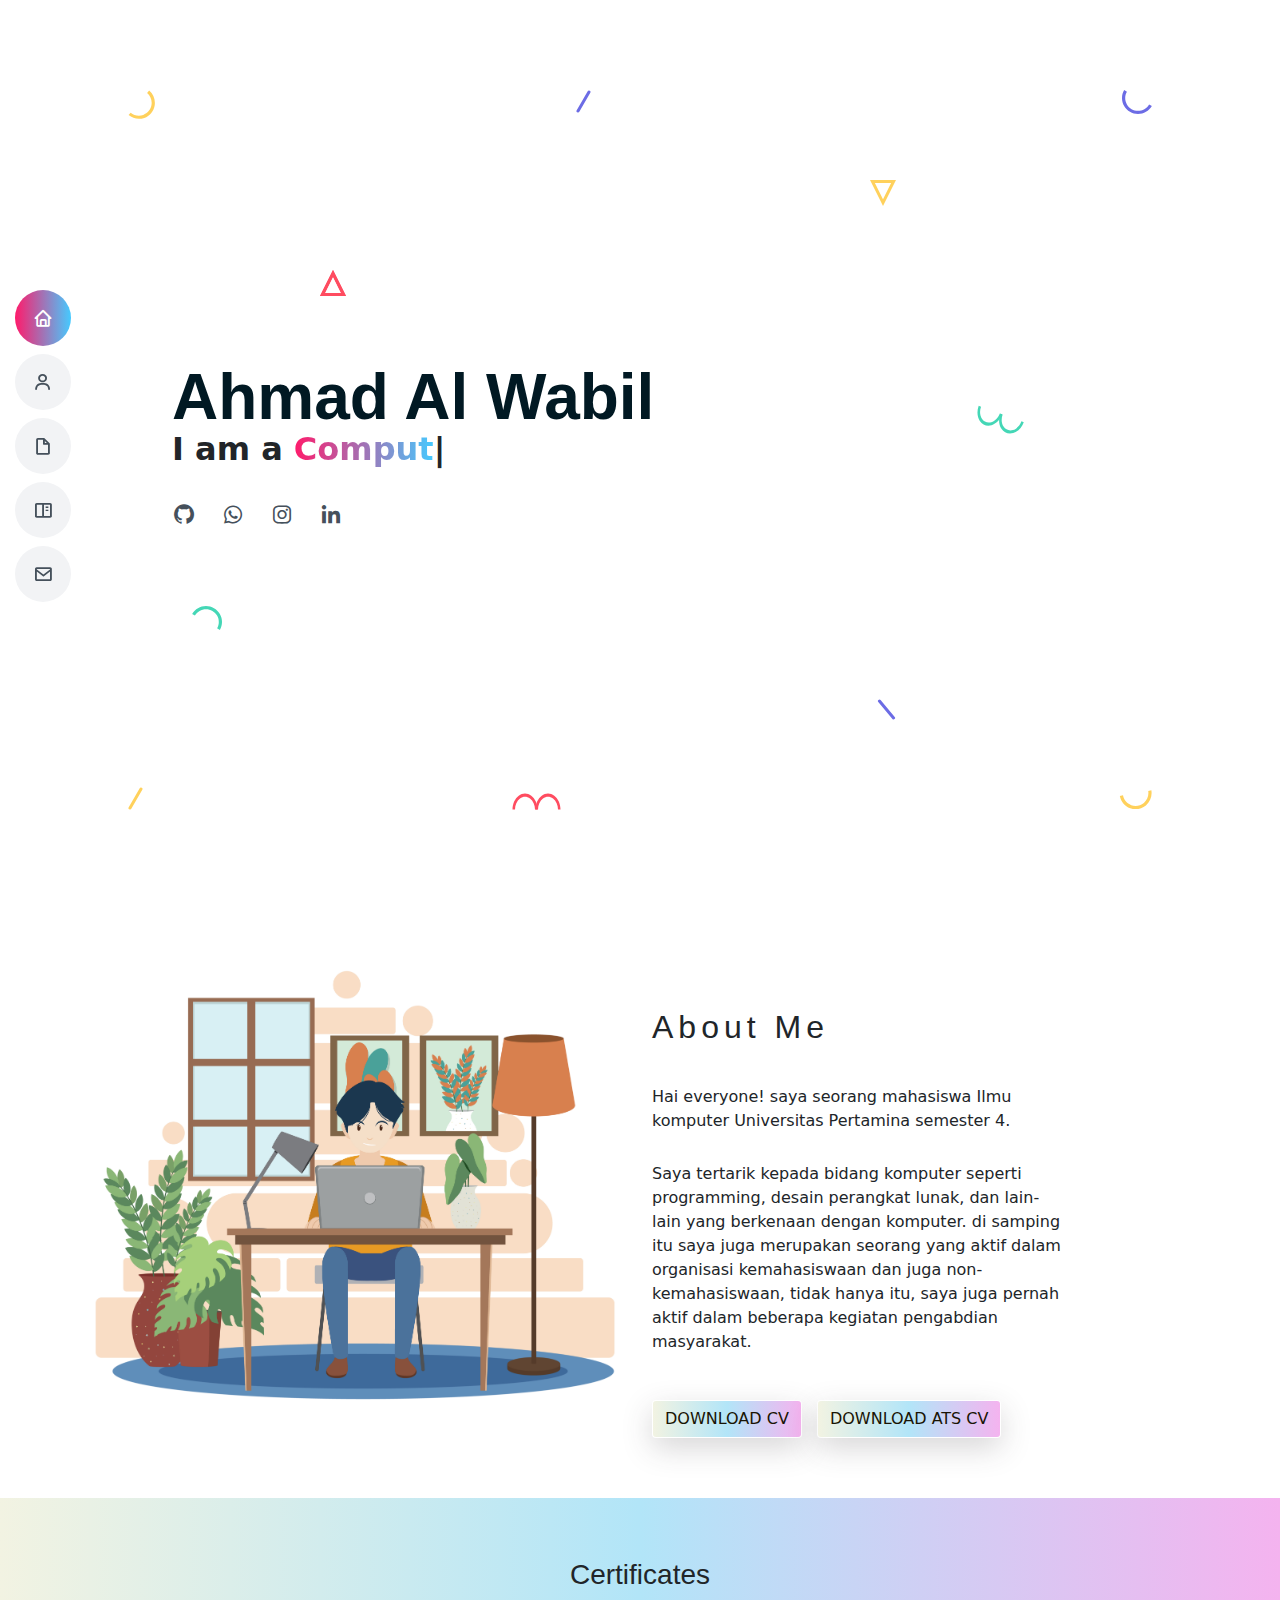
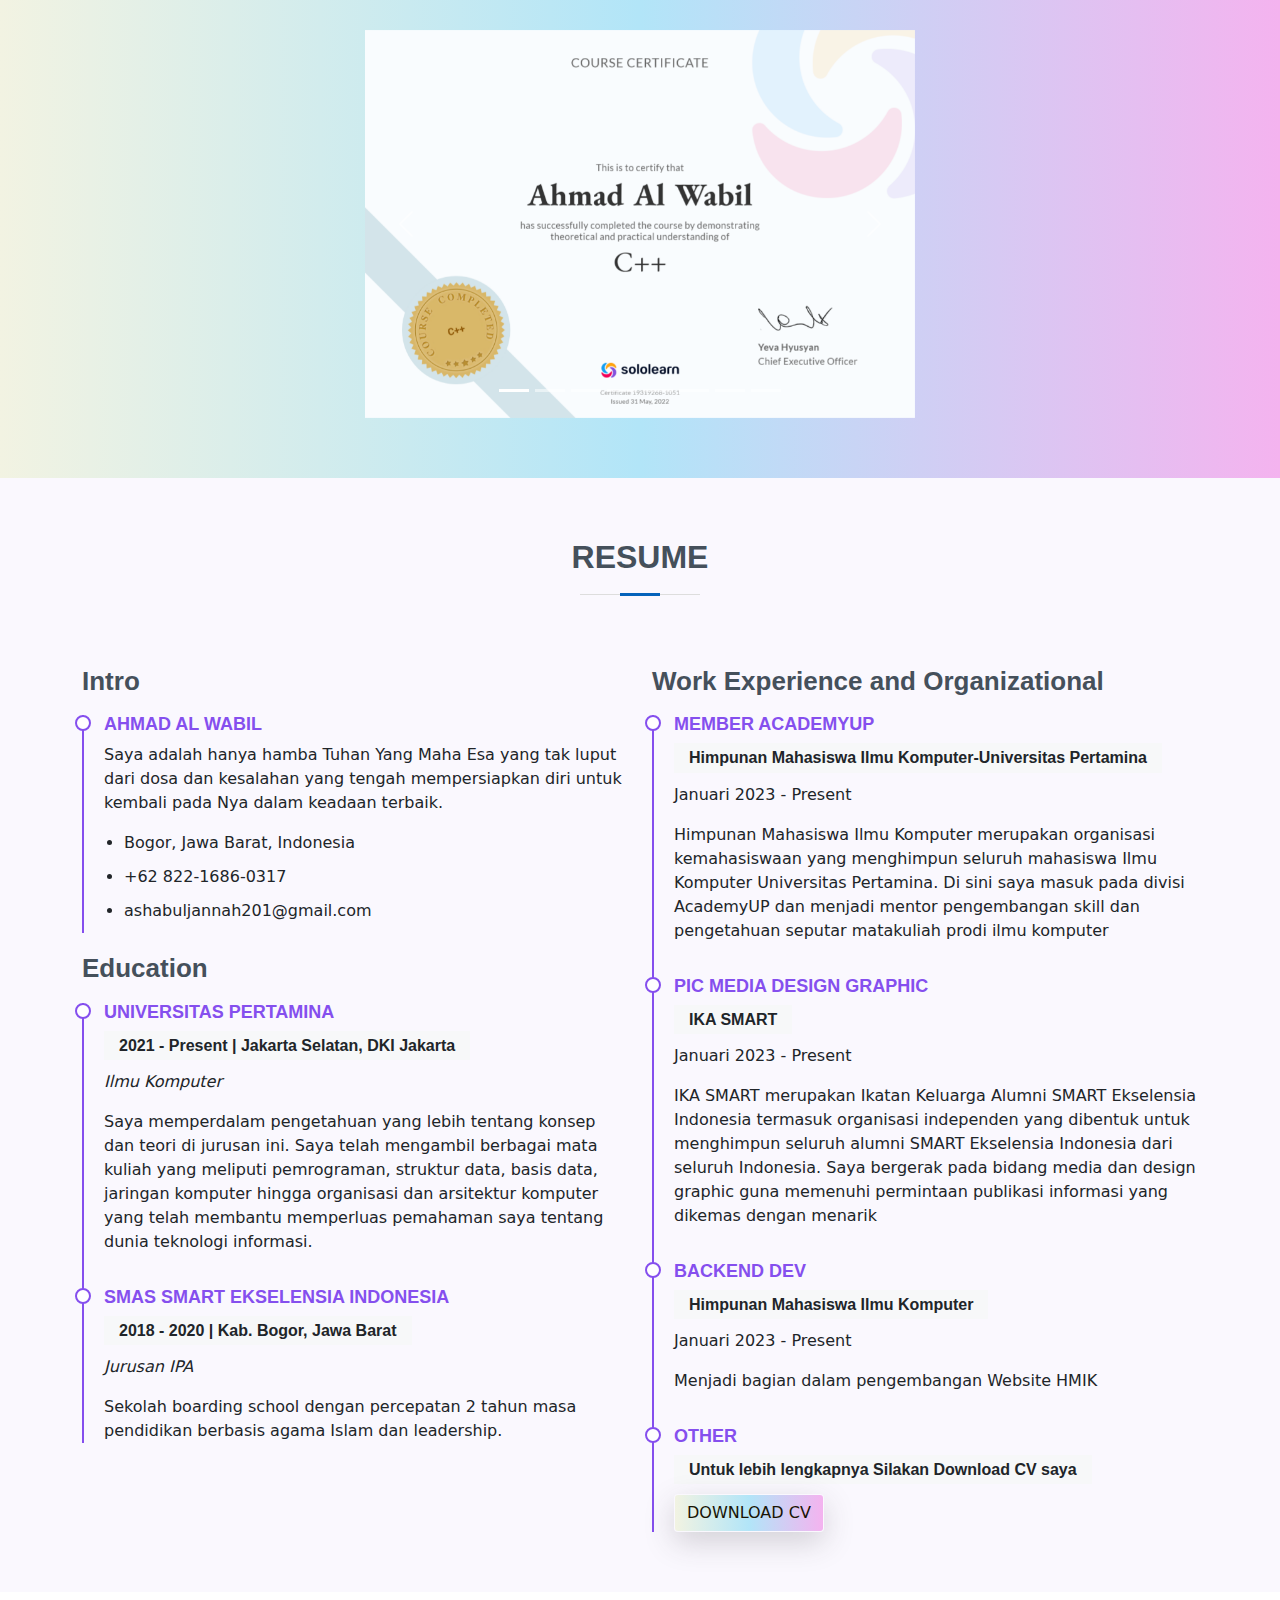
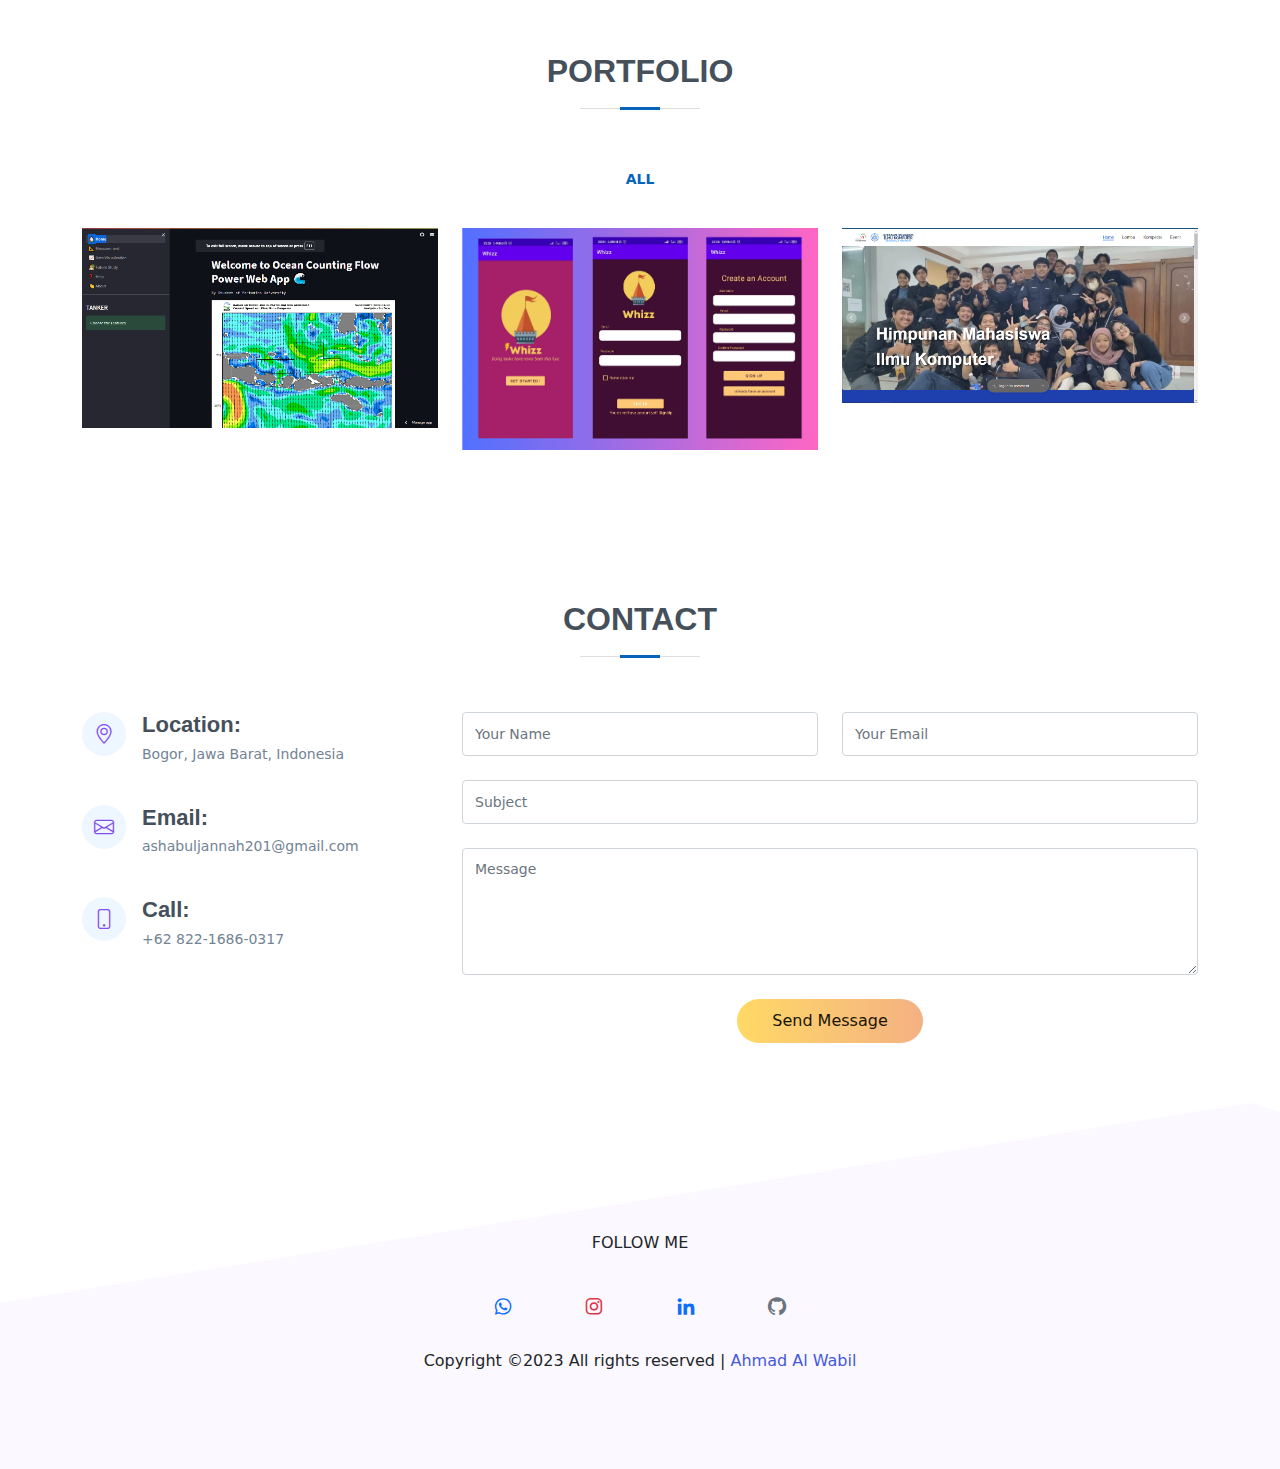
<file: index.html>
<!DOCTYPE html>
<html lang="en">

<head>
  <meta charset="UTF-8">
  <meta http-equiv="X-UA-Compatible" content="IE=edge">
  <meta name="viewport" content="width=device-width, initial-scale=1.0">
  <title>Ahmad Al Wabil</title>
  <link rel="stylesheet" href="assets/vendor/bootstrap/css/bootstrap.min.css">
  <link rel="stylesheet" href="assets/vendor/bootstrap-icons/bootstrap-icons.css">
  <link rel="stylesheet" href="assets/vendor/boxicons/css/boxicons.min.css">

  <link rel="stylesheet" href="assets/css/style.css">
  <link rel="stylesheet" href="assets/css/button.css">

  <!-- Vendor CSS Files -->
  <!-- <link href="assets/vendor/aos/aos.css" rel="stylesheet"> -->
  <link href="assets/vendor/bootstrap/css/bootstrap.min.css" rel="stylesheet"> 
  <link href="assets/vendor/bootstrap-icons/bootstrap-icons.css" rel="stylesheet">
  <link href="assets/vendor/boxicons/css/boxicons.min.css" rel="stylesheet">
  <link href="assets/vendor/glightbox/css/glightbox.min.css" rel="stylesheet">
  <link href="assets/vendor/swiper/swiper-bundle.min.css" rel="stylesheet">

</head>

<body>
  <!-- Preloader -->

  <!-- ======= Mobile nav toggle button ======= -->
  <!-- <button type="button" class="mobile-nav-toggle d-xl-none"><i class="bi bi-list mobile-nav-toggle"></i></button> -->
  <i class="bi bi-list mobile-nav-toggle d-xl-none"></i>
  <header id="header" class="d-flex flex-column justify-content-center">

    <nav id="navbar" class="navbar nav-menu">
      <ul>
        <li><a href="#hero" class="nav-link scrollto active"><i class="bx bx-home"></i> <span>Home</span></a>
        </li>
        <li><a href="#about" class="nav-link scrollto"><i class="bx bx-user"></i> <span>About</span></a></li>
        <li><a href="#resume" class="nav-link scrollto"><i class="bx bx-file-blank"></i>
            <span>Experience</span></a>
        </li>
        <li><a href="#portfolio" class="nav-link scrollto"><i class="bx bx-book-content"></i>
            <span>Portfolio</span></a></li>
        <!-- <li><a href="#services" class="nav-link scrollto"><i class="bx bx-server"></i> <span>Services</span></a> -->
        </li>
        <li><a href="#contact" class="nav-link scrollto"><i class="bx bx-envelope"></i> <span>Contact</span></a>
        </li>
      </ul>
    </nav><!-- .nav-menu -->

  </header><!-- End Header -->

  <!-- ======= Hero Section ======= -->
  <section id="hero" class="d-flex flex-column justify-content-center" >
    <div class="container" data-aos="zoom-in" data-aos-delay="100">

      <h1 style="color:#011923;" >Ahmad Al Wabil</h1>
      <strong style="font-size: 24pt;">I am a <span class="typed" data-typed-items="Computer Science Student, Programmer, Student at Universitas Pertamina" style="background:linear-gradient(90deg, #ff1b6b 0%, #45caff 100%);   -webkit-background-clip: text;
        -webkit-text-fill-color: transparent;
        background-clip: text;
        -text-fill-color: transparent; "></span></strong>
      <div class="social-links">
        <a href="https://github.com/AstvatEreta-Lens" class="github"><i class="bx bxl-github"></i></a>
        <a href="https://wa.me/+6282216860317" class="facebook"><i
            class="bx bxl-whatsapp"></i></a>
        <a href="https://www.instagram.com/ahmad.ululbatli//" class="instagram"><i class="bx bxl-instagram"></i></a>
        <a href="https://www.linkedin.com/in/ahmad-al-wabil-44866a223//" class="linkedin"><i
            class="bx bxl-linkedin"></i></a>
      </div> 

      <div class="parallax" data-relative-input="true">

        <svg width="27" height="29" data-depth="0.3" class="layer p1" xmlns="http://www.w3.org/2000/svg">
          <path
            d="M21.15625.60099c4.37954 3.67487 6.46544 9.40612 5.47254 15.03526-.9929 5.62915-4.91339 10.30141-10.2846 12.25672-5.37122 1.9553-11.3776.89631-15.75715-2.77856l2.05692-2.45134c3.50315 2.93948 8.3087 3.78663 12.60572 2.22284 4.297-1.5638 7.43381-5.30209 8.22768-9.80537.79387-4.50328-.8749-9.08872-4.37803-12.02821L21.15625.60099z"
            fill="#FFD15C" fill-rule="evenodd" />
        </svg>

        <svg width="26" height="26" data-depth="0.2" class="layer p2" xmlns="http://www.w3.org/2000/svg">
          <path d="M13 3.3541L2.42705 24.5h21.1459L13 3.3541z" stroke="#FF4C60" stroke-width="3" fill="none"
            fill-rule="evenodd" />
        </svg>

        <svg width="26" height="26" data-depth="0.2" class="layer p2" xmlns="http://www.w3.org/2000/svg">
          <path d="M13 3.3541L2.42705 24.5h21.1459L13 3.3541z" stroke="#FF4C60" stroke-width="3" fill="none"
            fill-rule="evenodd" />
        </svg>


        <svg width="30" height="25" data-depth="0.3" class="layer p3" xmlns="http://www.w3.org/2000/svg">
          <path
            d="M.1436 8.9282C3.00213 3.97706 8.2841.92763 14.00013.92796c5.71605.00032 10.9981 3.04992 13.85641 8 2.8583 4.95007 2.8584 11.0491-.00014 16.00024l-2.77128-1.6c2.28651-3.96036 2.28631-8.84002.00011-12.8002-2.2862-3.96017-6.5124-6.40017-11.08513-6.4-4.57271.00018-8.79872 2.43984-11.08524 6.4002l-2.77128-1.6z"
            fill="#44D7B6" fill-rule="evenodd" />
        </svg>

        <svg width="15" height="23" data-depth="0.6" class="layer p4" xmlns="http://www.w3.org/2000/svg">
          <rect transform="rotate(30 9.86603 10.13397)" x="7" width="3" height="25" rx="1.5" fill="#FFD15C"
            fill-rule="evenodd" />
        </svg>

        <svg width="15" height="23" data-depth="0.2" class="layer p5" xmlns="http://www.w3.org/2000/svg">
          <rect transform="rotate(30 9.86603 10.13397)" x="7" width="3" height="25" rx="1.5" fill="#6C6CE5"
            fill-rule="evenodd" />
        </svg>

        <svg width="49" height="17" data-depth="0.5" class="layer p6" xmlns="http://www.w3.org/2000/svg">
          <g fill="#FF4C60" fill-rule="evenodd">
            <path
              d="M.5 16.5c0-5.71709 2.3825-10.99895 6.25-13.8567 3.8675-2.85774 8.6325-2.85774 12.5 0C23.1175 5.50106 25.5 10.78292 25.5 16.5H23c0-4.57303-1.90625-8.79884-5-11.08535-3.09375-2.28652-6.90625-2.28652-10 0C4.90625 7.70116 3 11.92697 3 16.5H.5z" />
            <path
              d="M23.5 16.5c0-5.71709 2.3825-10.99895 6.25-13.8567 3.8675-2.85774 8.6325-2.85774 12.5 0C46.1175 5.50106 48.5 10.78292 48.5 16.5H46c0-4.57303-1.90625-8.79884-5-11.08535-3.09375-2.28652-6.90625-2.28652-10 0-3.09375 2.28651-5 6.51232-5 11.08535h-2.5z" />
          </g>
        </svg>

        <svg width="26" height="26" data-depth="0.4" class="layer p7" xmlns="http://www.w3.org/2000/svg">
          <path d="M13 22.6459L2.42705 1.5h21.1459L13 22.6459z" stroke="#FFD15C" stroke-width="3" fill="none"
            fill-rule="evenodd" />
        </svg>

        <svg width="19" height="21" data-depth="0.3" class="layer p8" xmlns="http://www.w3.org/2000/svg">
          <rect transform="rotate(-40 6.25252 10.12626)" x="7" width="3" height="25" rx="1.5" fill="#6C6CE5"
            fill-rule="evenodd" />
        </svg>

        <svg width="30" height="25" data-depth="0.3" data-depth-y="-1.30" class="layer p9"
          xmlns="http://www.w3.org/2000/svg">
          <path
            d="M29.8564 16.0718c-2.85854 4.95114-8.1405 8.00057-13.85654 8.00024-5.71605-.00032-10.9981-3.04992-13.85641-8-2.8583-4.95007-2.8584-11.0491.00014-16.00024l2.77128 1.6c-2.28651 3.96036-2.28631 8.84002-.00011 12.8002 2.2862 3.96017 6.5124 6.40017 11.08513 6.4 4.57271-.00018 8.79872-2.43984 11.08524-6.4002l2.77128 1.6z"
            fill="#6C6CE5" fill-rule="evenodd" />
        </svg>

        <svg width="47" height="29" data-depth="0.2" class="layer p10" xmlns="http://www.w3.org/2000/svg">
          <g fill="#44D7B6" fill-rule="evenodd">
            <path
              d="M46.78878 17.19094c-1.95535 5.3723-6.00068 9.52077-10.61234 10.8834-4.61167 1.36265-9.0893-.26708-11.74616-4.27524-2.65686-4.00817-3.08917-9.78636-1.13381-15.15866l2.34923.85505c-1.56407 4.29724-1.2181 8.92018.90705 12.12693 2.12514 3.20674 5.70772 4.5107 9.39692 3.4202 3.68921-1.0905 6.92581-4.40949 8.48988-8.70673l2.34923.85505z" />
            <path
              d="M25.17585 9.32448c-1.95535 5.3723-6.00068 9.52077-10.61234 10.8834-4.61167 1.36264-9.0893-.26708-11.74616-4.27525C.16049 11.92447-.27182 6.14628 1.68354.77398l2.34923.85505c-1.56407 4.29724-1.2181 8.92018.90705 12.12692 2.12514 3.20675 5.70772 4.5107 9.39692 3.4202 3.68921-1.0905 6.92581-4.40948 8.48988-8.70672l2.34923.85505z" />
          </g>
        </svg>

        <svg width="33" height="20" data-depth="0.5" class="layer p11" xmlns="http://www.w3.org/2000/svg">
          <path
            d="M32.36774.34317c.99276 5.63023-1.09332 11.3614-5.47227 15.03536-4.37895 3.67396-10.3855 4.73307-15.75693 2.77837C5.76711 16.2022 1.84665 11.53014.8539 5.8999l3.15139-.55567c.7941 4.50356 3.93083 8.24147 8.22772 9.8056 4.29688 1.56413 9.10275.71673 12.60554-2.2227C28.34133 9.98771 30.01045 5.4024 29.21635.89884l3.15139-.55567z"
            fill="#FFD15C" fill-rule="evenodd" />
        </svg>


      </div>
    </div>


  </section><!-- End Hero -->


  <!--  ========================= About Area ==========================  -->

  <section class="about-area" id="about">
    <div class="container">
      <div class="row ">
        <div class="col-lg-6 col-md-12">
          <div class="about-image">
            <img src="assets/img/about_us2.jpg" alt="About us" class="img-fluid">
          </div>
        </div>
        <div class="col-lg-6 col-md-12 about-title text">
          <h2 class="pt-5">
            <span>About Me</span>
          </h2>
          <div class="paragraph py-4 w-75">
            <p class="para">
              Hai everyone! saya seorang mahasiswa Ilmu komputer Universitas Pertamina semester 4.
            </p>
            <p class="para">
              Saya tertarik kepada bidang komputer seperti programming,
desain perangkat lunak, dan lain-lain yang berkenaan dengan komputer. di samping itu saya juga
merupakan seorang yang aktif dalam organisasi kemahasiswaan dan juga non-kemahasiswaan, tidak
hanya itu, saya juga pernah aktif dalam beberapa kegiatan pengabdian masyarakat.
            </p>
          </div>
          <a class="btn button primary-button text-uppercase"
            href="https://drive.google.com/file/d/1d0_1RmlL2Vr5PjHC3NagDsr5wsKTFaaP/view?usp=sharing"
            role="button">Download cv</a>
          <a class="btn button primary-button text-uppercase"
           style="margin-left: 10px;"
            href="https://drive.google.com/file/d/1S-xuj_AY66XtFdOHCslMtu8sA_OrvC5l/view?usp=sharing"
            role="button">Download ATS cv</a>
          <!-- <button type="button" class="btn button primary-button text-uppercase">Download cv</button> -->
        </div>
      </div>
    </div>
  </section>

  <!--  ========================= End About Area ==========================  -->


  <!-- ======= Services Section ======= -->
  <section id="services" class="services" style="background: linear-gradient(90deg,#f2f3e2 0%, #b2e5f8 50%,#f4b3ef 100%);">
    <div class="container" data-aos="fade-up">

      <div class="section-title">
        <h3>Certificates</h3>
        <p></p>
      </div>
      <div id="carouselExampleIndicators" class="carousel slide" class="c-slide">
        <div class="carousel-indicators">
          <button type="button" data-bs-target="#carouselExampleIndicators" data-bs-slide-to="0" class="active"
            aria-current="true" aria-label="Slide 1"></button>
          <button type="button" data-bs-target="#carouselExampleIndicators" data-bs-slide-to="1"
            aria-label="Slide 2"></button>
          <button type="button" data-bs-target="#carouselExampleIndicators" data-bs-slide-to="2"
            aria-label="Slide 3"></button>
            <button type="button" data-bs-target="#carouselExampleIndicators" data-bs-slide-to="3"
            aria-label="Slide 4"></button>
            <button type="button" data-bs-target="#carouselExampleIndicators" data-bs-slide-to="4"
            aria-label="Slide 5"></button>
            <button type="button" data-bs-target="#carouselExampleIndicators" data-bs-slide-to="5"
            aria-label="Slide 6"></button>
            <button type="button" data-bs-target="#carouselExampleIndicators" data-bs-slide-to="6"
            aria-label="Slide 7"></button>
            <button type="button" data-bs-target="#carouselExampleIndicators" data-bs-slide-to="7"
            aria-label="Slide 8"></button>
        </div>
        <div class="carousel-inner" class="img-fluid" >
          <div class="carousel-item active">
            <img src="assets/img/cpp_certif.jpg" class="d-block w-100" alt="cpp_certif">
          </div>
          <div class="carousel-item">
            <img src="assets/img/swift_certificate.png" class="d-block w-100" alt="Swift_certificate">
          </div>
          <div class="carousel-item">
            <img src="assets/img/cfm_certificate.png" class="d-block w-100"
              alt="coding-marketers_certificate">
          </div>
          <div class="carousel-item">
            <img src="assets/img/js_certificate.png" class="d-block w-100"
              alt="JavaScript_certificate">
          </div>
          <div class="carousel-item">
            <img src="assets/img/css_certificate.png" class="d-block w-100"
              alt="CSS_certificate">
          </div>
          <div class="carousel-item">
            <img src="assets/img/html_certificate.png" class="d-block w-100"
              alt="HTML_certificate">
          </div>
          <div class="carousel-item">
            <img src="assets/img/sql_certificate.png" class="d-block w-100"
              alt="sql_certificate">
          </div>
          <div class="carousel-item">
            <img src="assets/img/php_cerificate.png" class="d-block w-100"
              alt="php_certificate">
          </div>
        </div>
        <button class="carousel-control-prev" type="button" data-bs-target="#carouselExampleIndicators"
          data-bs-slide="prev">
          <span class="carousel-control-prev-icon" aria-hidden="true"></span>
          <span class="visually-hidden">Previous</span>
        </button>
        <button class="carousel-control-next" type="button" data-bs-target="#carouselExampleIndicators"
          data-bs-slide="next">
          <span class="carousel-control-next-icon" aria-hidden="true"></span>
          <span class="visually-hidden">Next</span>
        </button>
      </div>
    </div>
    </div>
  </section><!-- End Services Section -->



  <!-- ======= Resume Section ======= -->
  <section id="resume" class="resume">
    <div class="container" data-aos="fade-up">
      <div class="section-title">
        <h2>Resume</h2>
      </div>
      <div class="row">
        <div class="col-lg-6">
          <h3 class="resume-title">Intro</h3>
          <div class="resume-item pb-0">
            <h4>Ahmad Al Wabil</h4>
            <p>Saya adalah hanya hamba Tuhan Yang Maha Esa yang tak luput dari dosa dan kesalahan yang tengah mempersiapkan diri untuk kembali pada Nya dalam keadaan terbaik.</p>
            <ul>
              <li>Bogor, Jawa Barat, Indonesia</li>
              <li>+62 822-1686-0317</li>
              <li>ashabuljannah201@gmail.com</li>
            </ul>
          </div>

          <h3 class="resume-title">Education</h3>
          <div class="resume-item">
            <h4>Universitas Pertamina</h4>
            <h5>2021 - Present | Jakarta Selatan, DKI Jakarta</h5>
            <p><em>Ilmu Komputer</em></p>
            <p>Saya memperdalam pengetahuan yang lebih tentang konsep dan teori di jurusan ini. Saya telah mengambil berbagai mata kuliah yang meliputi pemrograman, struktur data, basis data, jaringan komputer hingga organisasi dan arsitektur komputer yang telah membantu memperluas pemahaman saya tentang dunia teknologi informasi.</p>
          </div>
          <div class="resume-item">
            <h4>SMAS SMART Ekselensia Indonesia</h4>
            <h5>2018 - 2020 | Kab. Bogor, Jawa Barat</h5>
            <p><em>Jurusan IPA</em></p>
            <p>Sekolah boarding school dengan percepatan 2 tahun masa pendidikan berbasis agama Islam dan leadership.</p>
          </div>
        </div>
        <div class="col-lg-6">
          <h3 class="resume-title">Work Experience and Organizational</h3>
          <div class="resume-item">
            <h4>Member AcademyUp </h4>
            <h5>Himpunan Mahasiswa Ilmu Komputer-Universitas Pertamina</h5>
            <p>Januari 2023 - Present</p>
            <p>Himpunan Mahasiswa Ilmu Komputer merupakan organisasi kemahasiswaan yang menghimpun seluruh mahasiswa Ilmu Komputer Universitas Pertamina. Di sini saya masuk pada divisi AcademyUP dan menjadi mentor pengembangan skill dan pengetahuan seputar matakuliah prodi ilmu komputer</p>
          </div>
          <div class="resume-item">
            <h4>PIC Media Design Graphic</h4>
            <h5>IKA SMART</h5>
            <p>Januari 2023 - Present</p>
            <p>IKA SMART merupakan Ikatan Keluarga Alumni SMART Ekselensia Indonesia termasuk organisasi independen yang dibentuk untuk menghimpun seluruh alumni SMART Ekselensia Indonesia dari seluruh Indonesia. Saya bergerak pada bidang media dan design graphic guna memenuhi permintaan publikasi informasi yang dikemas dengan menarik</p>
          </div>
          <div class="resume-item">
            <h4>Backend Dev</h4>
            <h5>Himpunan Mahasiswa Ilmu Komputer</h5>
            <p>Januari 2023 - Present</p>
            <p>Menjadi bagian dalam pengembangan Website HMIK </p>
          </div>
          <div class="resume-item">
            <h4>Other</h4>
            <h5>Untuk lebih lengkapnya Silakan Download CV saya</h5>
            <a class="btn button primary-button text-uppercase"
            href="https://drive.google.com/file/d/1d0_1RmlL2Vr5PjHC3NagDsr5wsKTFaaP/view?usp=sharing"
            role="button">Download cv</a>
          </div>
        </div>
      </div>
    </div>
  </section><!-- End Resume Section -->

  <!-- ======= Portfolio Section ======= -->
  <section id="portfolio" class="portfolio section-bg">
    <div class="container" data-aos="fade-up">

      <div class="section-title">
        <h2>Portfolio</h2>
      </div>

      <div class="row">
        <div class="col-lg-12 d-flex justify-content-center" data-aos="fade-up" data-aos-delay="100">
          <ul id="portfolio-flters">
            <li data-filter="*" class="filter-active">All</li>
          </ul>
        </div>
      </div>

      <div class="row portfolio-container" data-aos="fade-up" data-aos-delay="200">
        <div class="col-lg-4 col-md-6 portfolio-item filter-web">
          <div class="portfolio-wrap">
            <img src="assets/img/ocflop1_1.png" class="img-fluid" alt="">
            <div class="portfolio-info">
              <h4>Ocean Couting flow Power</h4>
              <p>Web App</p>
              <div class="portfolio-links">
                <a href="assets/img/ocflop1_1.png" data-gallery="portfolioGallery"
                  class="portfolio-lightbox" title="WebApp 1"><i class="bx bx-plus"></i></a>
                <a href="porto-ocflop.html" class="portfolio-details-lightbox" data-glightbox="type: external"
                  title="Portfolio Details"><i class="bx bx-zoom-in"></i></a>
              </div>
            </div>
          </div>
        </div>

        <div class="col-lg-4 col-md-6 portfolio-item filter-web">
          <div class="portfolio-wrap">
            <img src="assets/img/whizz.png" class="img-fluid" alt="">
            <div class="portfolio-info">
              <h4>Whizz</h4>
              <p>Mobile App</p>
              <div class="portfolio-links">
                <a href="assets/img/whizz.png" data-gallery="portfolioGallery"
                  class="portfolio-lightbox" title="Web 3"><i class="bx bx-plus"></i></a>
                <a href="porto-whizz.html" class="portfolio-details-lightbox" data-glightbox="type: external"
                  title="Portfolio Details"><i class="bx bx-zoom-in"></i></a>
              </div>
            </div>
          </div>
        </div>

        <div class="col-lg-4 col-md-6 portfolio-item filter-web">
          <div class="portfolio-wrap">
            <img src="assets/img/porto-hmik.png" class="img-fluid" alt="">
            <div class="portfolio-info">
              <h4>Web HMIK</h4>
              <p>Web</p>
              <div class="portfolio-links">
                <a href="assets/img/porto-hmik.png" data-gallery="portfolioGallery"
                  class="portfolio-lightbox" title="Web 3"><i class="bx bx-plus"></i></a>
                <a href="porto-hmik.html" class="portfolio-details-lightbox" data-glightbox="type: external"
                  title="Portfolio Details"><i class="bx bx-zoom-in"></i></a>
              </div>
            </div>
          </div>
        </div>

        <!-- <div class="col-lg-4 col-md-6 portfolio-item filter-web">
          <div class="portfolio-wrap">
            <img src="assets/img/porto-hmik.png" class="img-fluid" alt="">
            <div class="portfolio-info">
              <h4>Web HMIK</h4>
              <p>Web</p>
              <div class="portfolio-links">
                <a href="assets/img/porto-hmik.png" data-gallery="portfolioGallery"
                  class="portfolio-lightbox" title="Web HMIK"><i class="bx bx-plus"></i></a>
                  <a href="porto-whizz.html" class="portfolio-details-lightbox" data-glightbox="type: external"
                  title="Portfolio Details"><i class="bx bx-zoom-in"></i></a>
              </div>
            </div>
          </div>
        </div> -->

        

    </div>
  </section><!-- End Portfolio Section -->


  <!-- ======= Contact Section ======= -->
  <section id="contact" class="contact">
    <div class="container" data-aos="fade-up">

      <div class="section-title">
        <h2>Contact</h2>
      </div>

      <div class="row mt-1">

        <div class="col-lg-4">
          <div class="info">
            <div class="address">
              <i class="bi bi-geo-alt"></i>
              <h4>Location:</h4>
              <p>Bogor, Jawa Barat, Indonesia</p>
            </div>

            <div class="email">
              <i class="bi bi-envelope"></i>
              <h4>Email:</h4>
              <p>ashabuljannah201@gmail.com</p>
            </div>

            <div class="phone">
              <i class="bi bi-phone"></i>
              <h4>Call:</h4>
              <p>+62 822-1686-0317</p>
            </div>

          </div>

        </div>

        <div class="col-lg-8 mt-5 mt-lg-0">

          <form action="" method="post" role="form" class="php-email-form">
            <div class="row">
              <div class="col-md-6 form-group">
                <input type="text" name="name" class="form-control" id="name" placeholder="Your Name" required>
              </div>
              <div class="col-md-6 form-group mt-3 mt-md-0">
                <input type="email" class="form-control" name="email" id="email" placeholder="Your Email" required>
              </div>
            </div>
            <div class="form-group mt-3">
              <input type="text" class="form-control" name="subject" id="subject" placeholder="Subject" required>
            </div>
            <div class="form-group mt-3">
              <textarea class="form-control" name="message" rows="5" placeholder="Message" required></textarea>
            </div>
            <div class="my-3">
              <div class="loading">Loading</div>
              <div class="error-message"></div>
              <div class="sent-message">Your message has been sent. Thank you!</div>
            </div>
            <div class="text-center"><button type="submit">Send Message</button></div>
          </form>

        </div>

      </div>

    </div>
  </section><!-- End Contact Section -->


  <footer class="footer-area">
    <div class="container">
      <div class="">
        <div class="site-logo text-center py-4">
          <!-- <a href="#"><img src="./img/logo.png" alt="logo"></a> -->
        </div>
        <div class="social text-center">
          <h5 class="text-uppercase">Follow me</h5>
          <a href="https://wa.me/+6282216860317"><i
              class="bx bxl-whatsapp text-primary"></i></a>
          <a href="https://www.instagram.com/ahmad.ululbatli/"><i class="bx bxl-instagram text-danger"></i></a>
          <a href="https://www.linkedin.com/in/ahmad-al-wabil-44866a223/"><i
              class="bx bxl-linkedin text-primary"></i></a>
          <a href="https://github.com/AstvatEreta-Lens"><i class="bx bxl-github text-secondary"></i></a>
        </div>
        <div class="copyrights text-center">
          <p class="para">
            Copyright ©2023 All rights reserved |
            <a href="#" class="text-decoration-none"><span style="color: #4458dc">Ahmad Al Wabil</span></a>
          </p>
        </div>
      </div>
    </div>
  </footer>


  <script src="assets/vendor/bootstrap/js/bootstrap.min.js"></script>
  <script src="assets/vendor/purecounter/purecounter.js"></script>
  <script src="assets/vendor/typed.js/typed.min.js"></script>
  <script src="assets/vendor/glightbox/js/glightbox.min.js"></script>
  <script src="assets/js/main.js"></script>
  <script src="assets/vendor/swiper/swiper-bundle.min.js"></script>
  <script src="assets/vendor/isotope-layout/isotope.pkgd.min.js"></script>
  <script src="assets/vendor/waypoints/noframework.waypoints.js"></script>
  <script src="assets/vendor/php-email-form/validate.js"></script>






</body>

</html>
</file>
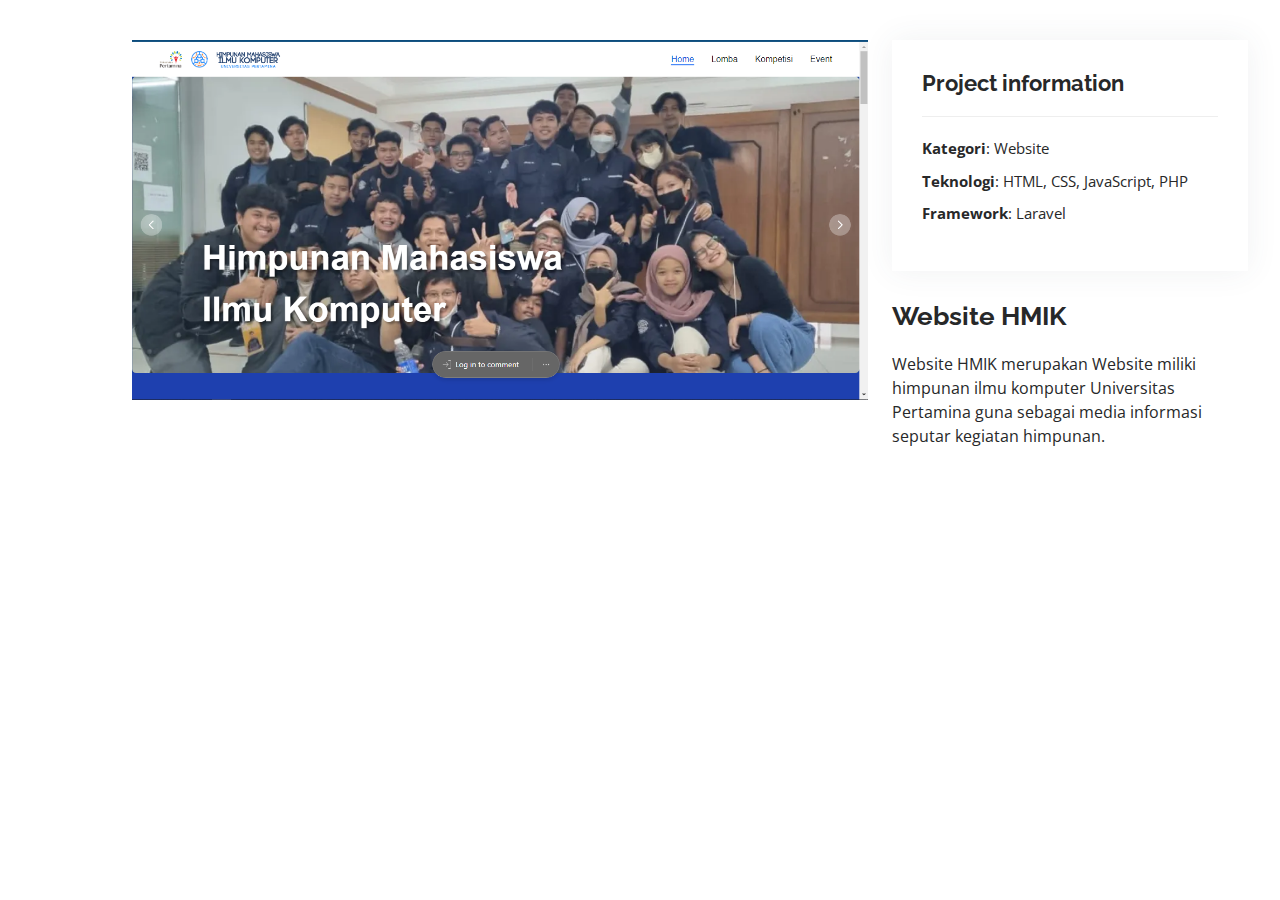
<file: porto-hmik.html>
<!DOCTYPE html>
<html lang="en">

<head>
  <meta charset="utf-8">
  <meta content="width=device-width, initial-scale=1.0" name="viewport">

  <title>Portfolio Details - SIB</title>
  <meta content="" name="description">
  <meta content="" name="keywords">

  <!-- Favicons -->
  <link href="assets/img/favicon.png" rel="icon">
  <link href="assets/img/apple-touch-icon.png" rel="apple-touch-icon">

  <!-- Google Fonts -->
  <link href="https://fonts.googleapis.com/css?family=Open+Sans:300,300i,400,400i,600,600i,700,700i|Raleway:300,300i,400,400i,500,500i,600,600i,700,700i|Poppins:300,300i,400,400i,500,500i,600,600i,700,700i" rel="stylesheet">

  <!-- Vendor CSS Files -->
  <!-- <link href="assets/vendor/aos/aos.css" rel="stylesheet"> -->
  <link href="assets/vendor/bootstrap/css/bootstrap.min.css" rel="stylesheet">
  <link href="assets/vendor/bootstrap-icons/bootstrap-icons.css" rel="stylesheet">
  <link href="assets/vendor/boxicons/css/boxicons.min.css" rel="stylesheet">
  <link href="assets/vendor/glightbox/css/glightbox.min.css" rel="stylesheet">
  <link href="assets/vendor/swiper/swiper-bundle.min.css" rel="stylesheet">

  <!-- Template Main CSS File -->
  <link href="assets/css/style.css" rel="stylesheet">

  <!-- =======================================================
  * Template Name: MyResume - v4.7.0
  * Template URL: https://bootstrapmade.com/free-html-bootstrap-template-my-resume/
  * Author: BootstrapMade.com
  * License: https://bootstrapmade.com/license/
  ======================================================== -->
</head>

<body>

  <main id="main">
    <!-- ======= Portfolio Details Section ======= -->
    <section id="portfolio-details" class="portfolio-details">
      <div class="container">
        <div class="row gy-4">
          <div class="col-lg-8">
            <div class="portfolio-details-slider swiper">
              <div class="swiper-wrapper align-items-center">
                <div class="swiper-slide">
                  <img src="assets/img/porto-hmik.png" alt="">
                </div>
              </div>
              <div class="swiper-pagination"></div>
            </div>
          </div>

          <div class="col-lg-4">
            <div class="portfolio-info">
              <h3>Project information</h3>
              <ul>
                <li><strong>Kategori</strong>: Website </li>
                <li><strong>Teknologi</strong>: HTML, CSS, JavaScript, PHP</li>
                <li><strong>Framework</strong>: Laravel</li>
              </ul>
            </div>
            <div class="portfolio-description">
              <h2>Website HMIK</h2>
              <p>Website HMIK merupakan Website miliki himpunan ilmu komputer Universitas Pertamina guna sebagai media informasi seputar kegiatan himpunan.</p>
            </div>
          </div>

        </div>

      </div>
    </section><!-- End Portfolio Details Section -->

  </main><!-- End #main -->

  <div id="preloader"></div>
  <a href="#" class="back-to-top d-flex align-items-center justify-content-center"><i class="bi bi-arrow-up-short"></i></a>

  <!-- Vendor JS Files -->
  <script src="assets/vendor/purecounter/purecounter.js"></script>
  <!-- <script src="assets/vendor/aos/aos.js"></script> -->
  <script src="assets/vendor/bootstrap/js/bootstrap.bundle.min.js"></script>
  <script src="assets/vendor/glightbox/js/glightbox.min.js"></script>
  <script src="assets/vendor/isotope-layout/isotope.pkgd.min.js"></script>
  <script src="assets/vendor/swiper/swiper-bundle.min.js"></script>
  <script src="assets/vendor/typed.js/typed.min.js"></script>
  <script src="assets/vendor/waypoints/noframework.waypoints.js"></script>
  <script src="assets/vendor/php-email-form/validate.js"></script>

  <!-- Template Main JS File -->
  <script src="assets/js/main.js"></script>

</body>

</html>
</file>
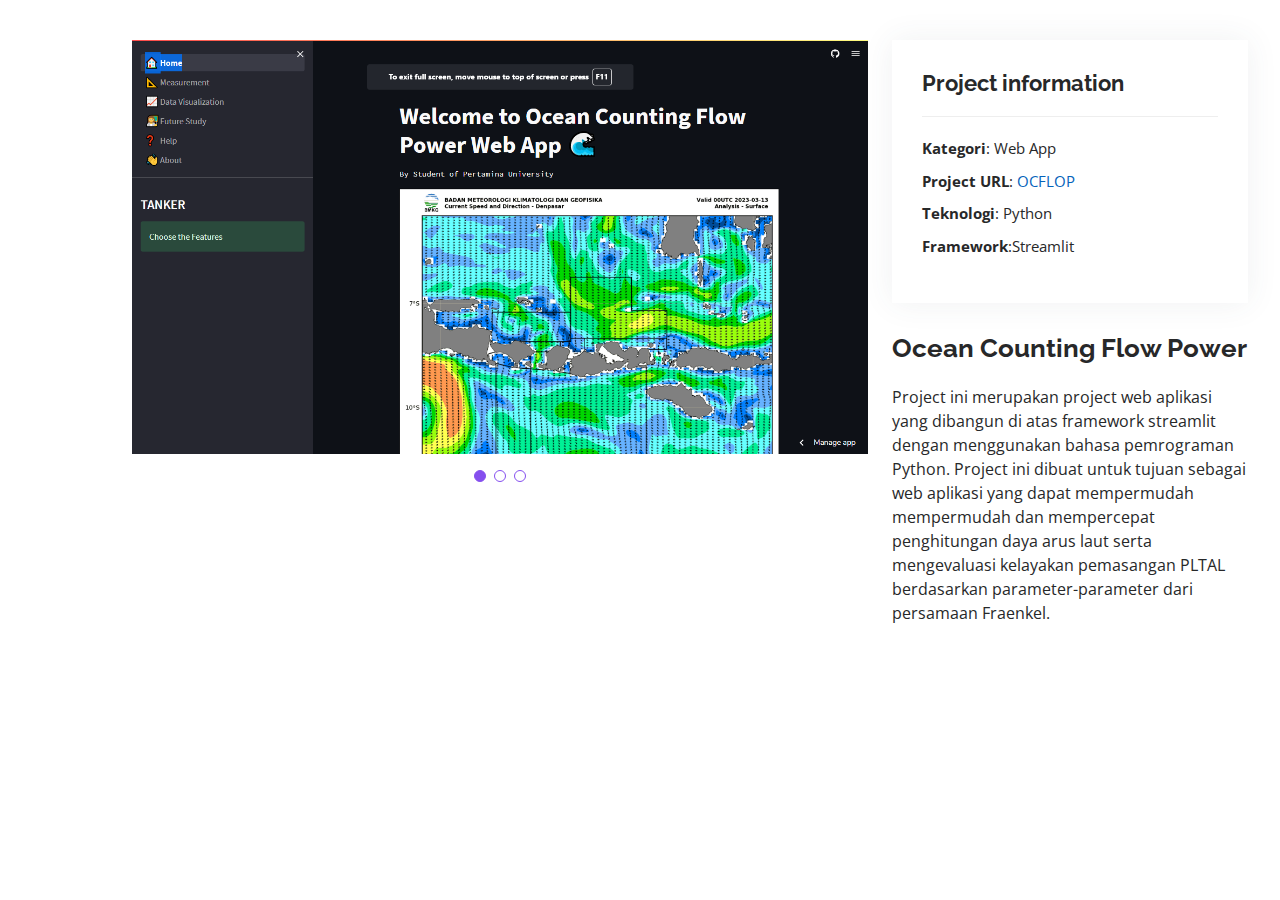
<file: porto-ocflop.html>
<!DOCTYPE html>
<html lang="en">

<head>
  <meta charset="utf-8">
  <meta content="width=device-width, initial-scale=1.0" name="viewport">

  <title>Portfolio Details - PPI Italia</title>
  <meta content="" name="description">
  <meta content="" name="keywords">

  <!-- Favicons -->
  <link href="assets/img/favicon.png" rel="icon">
  <link href="assets/img/apple-touch-icon.png" rel="apple-touch-icon">

  <!-- Google Fonts -->
  <link href="https://fonts.googleapis.com/css?family=Open+Sans:300,300i,400,400i,600,600i,700,700i|Raleway:300,300i,400,400i,500,500i,600,600i,700,700i|Poppins:300,300i,400,400i,500,500i,600,600i,700,700i" rel="stylesheet">

  <!-- Vendor CSS Files -->
  <!-- <link href="assets/vendor/aos/aos.css" rel="stylesheet"> -->
  <link href="assets/vendor/bootstrap/css/bootstrap.min.css" rel="stylesheet">
  <link href="assets/vendor/bootstrap-icons/bootstrap-icons.css" rel="stylesheet">
  <link href="assets/vendor/boxicons/css/boxicons.min.css" rel="stylesheet">
  <link href="assets/vendor/glightbox/css/glightbox.min.css" rel="stylesheet">
  <link href="assets/vendor/swiper/swiper-bundle.min.css" rel="stylesheet">

  <!-- Template Main CSS File -->
  <link href="assets/css/style.css" rel="stylesheet">

  <!-- =======================================================
  * Template Name: MyResume - v4.7.0
  * Template URL: https://bootstrapmade.com/free-html-bootstrap-template-my-resume/
  * Author: BootstrapMade.com
  * License: https://bootstrapmade.com/license/
  ======================================================== -->
</head>

<body>

  <main id="main">
    <!-- ======= Portfolio Details Section ======= -->
    <section id="portfolio-details" class="portfolio-details">
      <div class="container">
        <div class="row gy-4">
          <div class="col-lg-8">
            <div class="portfolio-details-slider swiper">
              <div class="swiper-wrapper align-items-center">
                <div class="swiper-slide">
                  <img src="assets/img/ocflop1_1.png" alt="">
                </div>

                <div class="swiper-slide">
                  <img src="assets/img/ocflop1_2.png" alt="">
                </div>

                <div class="swiper-slide">
                  <img src="assets/img/ocflop1_3.png" alt="">
                </div>

              </div>
              <div class="swiper-pagination"></div>
            </div>
          </div>

          <div class="col-lg-4">
            <div class="portfolio-info">
              <h3>Project information</h3>
              <ul>
                <li><strong>Kategori</strong>: Web App</li>
                <li><strong>Project URL</strong>: <a href="https://astvatereta-lens-ocflop---home-zj93o6.streamlit.app/">OCFLOP</a></li>
                <li><strong>Teknologi</strong>: Python</li>
                <li><strong>Framework</strong>:Streamlit</li>
              </ul>
            </div>
            <div class="portfolio-description">
              <h2>Ocean Counting Flow Power</h2>
              <p>Project ini merupakan project web aplikasi yang dibangun di atas framework streamlit dengan menggunakan bahasa pemrograman Python. Project ini dibuat untuk tujuan sebagai web aplikasi yang dapat mempermudah  mempermudah dan mempercepat penghitungan daya arus laut serta mengevaluasi kelayakan pemasangan PLTAL berdasarkan parameter-parameter dari persamaan Fraenkel.</p>
            </div>
          </div>

        </div>

      </div>
    </section><!-- End Portfolio Details Section -->

  </main><!-- End #main -->

  <div id="preloader"></div>
  <a href="#" class="back-to-top d-flex align-items-center justify-content-center"><i class="bi bi-arrow-up-short"></i></a>

  <!-- Vendor JS Files -->
  <script src="assets/vendor/purecounter/purecounter.js"></script>
  <!-- <script src="assets/vendor/aos/aos.js"></script> -->
  <script src="assets/vendor/bootstrap/js/bootstrap.bundle.min.js"></script>
  <script src="assets/vendor/glightbox/js/glightbox.min.js"></script>
  <script src="assets/vendor/isotope-layout/isotope.pkgd.min.js"></script>
  <script src="assets/vendor/swiper/swiper-bundle.min.js"></script>
  <script src="assets/vendor/typed.js/typed.min.js"></script>
  <script src="assets/vendor/waypoints/noframework.waypoints.js"></script>
  <script src="assets/vendor/php-email-form/validate.js"></script>

  <!-- Template Main JS File -->
  <script src="assets/js/main.js"></script>

</body>

</html>
</file>
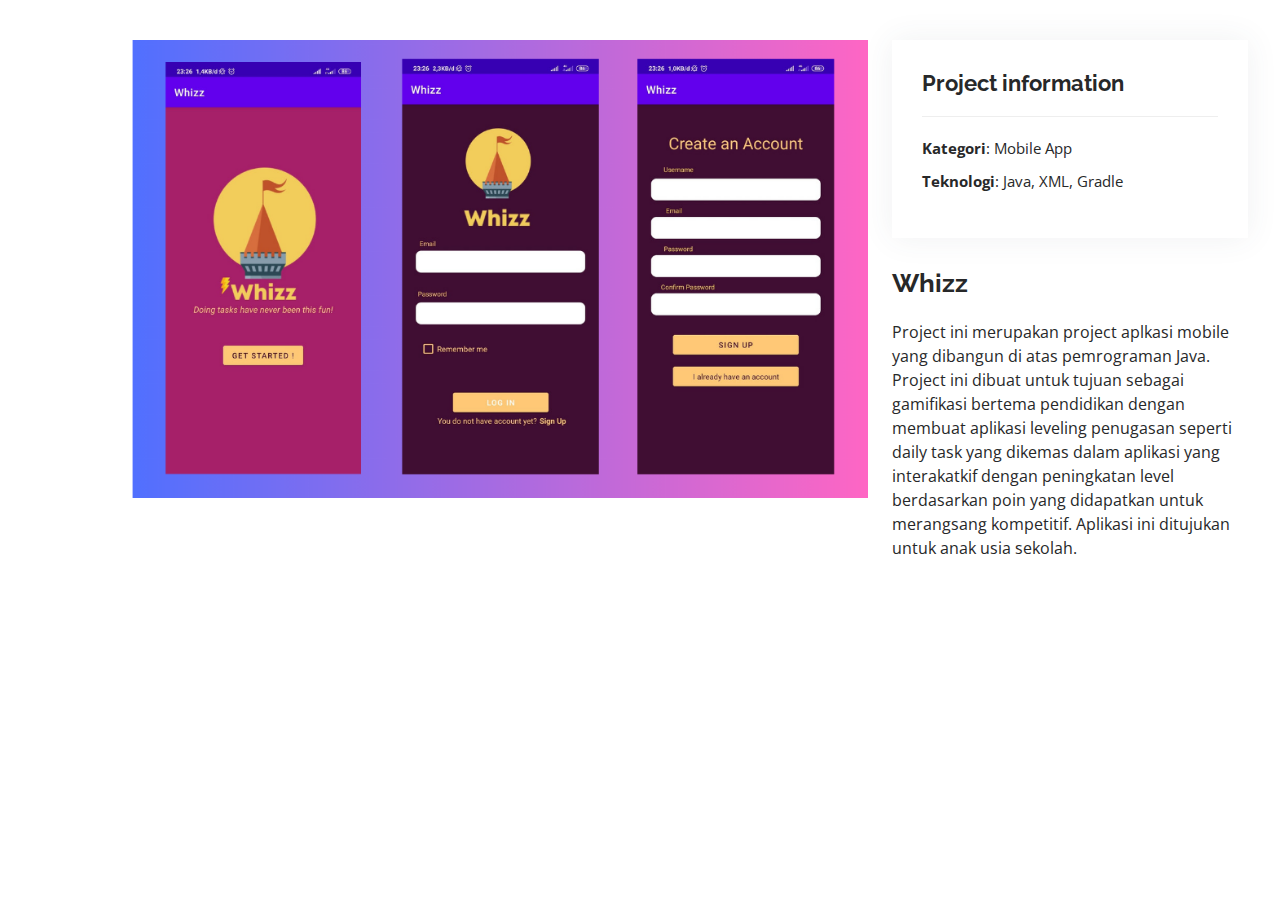
<file: porto-whizz.html>
<!DOCTYPE html>
<html lang="en">

<head>
  <meta charset="utf-8">
  <meta content="width=device-width, initial-scale=1.0" name="viewport">

  <title>Portfolio Details - Sahabat Arae</title>
  <meta content="" name="description">
  <meta content="" name="keywords">

  <!-- Favicons -->
  <link href="assets/img/favicon.png" rel="icon">
  <link href="assets/img/apple-touch-icon.png" rel="apple-touch-icon">

  <!-- Google Fonts -->
  <link href="https://fonts.googleapis.com/css?family=Open+Sans:300,300i,400,400i,600,600i,700,700i|Raleway:300,300i,400,400i,500,500i,600,600i,700,700i|Poppins:300,300i,400,400i,500,500i,600,600i,700,700i" rel="stylesheet">

  <!-- Vendor CSS Files -->
  <!-- <link href="assets/vendor/aos/aos.css" rel="stylesheet"> -->
  <link href="assets/vendor/bootstrap/css/bootstrap.min.css" rel="stylesheet">
  <link href="assets/vendor/bootstrap-icons/bootstrap-icons.css" rel="stylesheet">
  <link href="assets/vendor/boxicons/css/boxicons.min.css" rel="stylesheet">
  <link href="assets/vendor/glightbox/css/glightbox.min.css" rel="stylesheet">
  <link href="assets/vendor/swiper/swiper-bundle.min.css" rel="stylesheet">

  <!-- Template Main CSS File -->
  <link href="assets/css/style.css" rel="stylesheet">

  <!-- =======================================================
  * Template Name: MyResume - v4.7.0
  * Template URL: https://bootstrapmade.com/free-html-bootstrap-template-my-resume/
  * Author: BootstrapMade.com
  * License: https://bootstrapmade.com/license/
  ======================================================== -->
</head>

<body>

  <main id="main">
    <!-- ======= Portfolio Details Section ======= -->
    <section id="portfolio-details" class="portfolio-details">
      <div class="container">
        <div class="row gy-4">
          <div class="col-lg-8">
            <div class="portfolio-details-slider swiper">
              <div class="swiper-wrapper align-items-center">
                <div class="swiper-slide">
                  <img src="assets/img/whizz.png" alt="">
                </div>

              </div>
              <div class="swiper-pagination"></div>
            </div>
          </div>

          <div class="col-lg-4">
            <div class="portfolio-info">
              <h3>Project information</h3>
              <ul>
                <li><strong>Kategori</strong>: Mobile App</li>
                <!--<li><strong>Project URL</strong>: <a href="https://ppindonesiaitalia.herudwicahya.com/">Sahabatarae</a></li>-->
                <li><strong>Teknologi</strong>: Java, XML, Gradle</li>
              </ul>
            </div>
            <div class="portfolio-description">
              <h2>Whizz</h2>
              <p>
                Project ini merupakan project aplkasi mobile yang dibangun di atas pemrograman Java. Project ini dibuat untuk tujuan sebagai gamifikasi bertema pendidikan dengan membuat aplikasi leveling penugasan seperti daily task yang dikemas dalam aplikasi yang interakatkif dengan peningkatan level berdasarkan poin yang didapatkan untuk merangsang kompetitif. Aplikasi ini ditujukan untuk anak usia sekolah.</div>
          </div>

        </div>

      </div>
    </section><!-- End Portfolio Details Section -->

  </main><!-- End #main -->

  <div id="preloader"></div>
  <a href="#" class="back-to-top d-flex align-items-center justify-content-center"><i class="bi bi-arrow-up-short"></i></a>

  <!-- Vendor JS Files -->
  <script src="assets/vendor/purecounter/purecounter.js"></script>
  <!-- <script src="assets/vendor/aos/aos.js"></script> -->
  <script src="assets/vendor/bootstrap/js/bootstrap.bundle.min.js"></script>
  <script src="assets/vendor/glightbox/js/glightbox.min.js"></script>
  <script src="assets/vendor/isotope-layout/isotope.pkgd.min.js"></script>
  <script src="assets/vendor/swiper/swiper-bundle.min.js"></script>
  <script src="assets/vendor/typed.js/typed.min.js"></script>
  <script src="assets/vendor/waypoints/noframework.waypoints.js"></script>
  <script src="assets/vendor/php-email-form/validate.js"></script>

  <!-- Template Main JS File -->
  <script src="assets/js/main.js"></script>

</body>

</html>
</file>
<file: assets/css/style.css>
/*--------------------------------------------------------------
# General
--------------------------------------------------------------*/
body {
    font-family: "Open Sans", sans-serif;
    color: #272829;
  }

  a {
    color: #0563bb;
    text-decoration: none;
  }

  a:hover {
    color: #067ded;
    text-decoration: none;
  }

  h1, h2, h3, h4, h5, h6 {
    font-family: "Raleway", sans-serif;
  }



/*--------------------------------------------------------------
# Back to top button
--------------------------------------------------------------*/
.back-to-top {
    position: fixed;
    visibility: hidden;
    opacity: 0;
    right: 15px;
    bottom: 15px;
    z-index: 996;
    background: #0563bb;
    width: 40px;
    height: 40px;
    border-radius: 50px;
    transition: all 0.4s;
  }
  .back-to-top i {
    font-size: 28px;
    color: #fff;
    line-height: 0;
  }
  .back-to-top:hover {
    background: #0678e3;
    color: #fff;
  }
  .back-to-top.active {
    visibility: visible;
    opacity: 1;
  }

  /*--------------------------------------------------------------
  # Preloader
  --------------------------------------------------------------*/
  #preloader {
    position: fixed;
    top: 0;
    left: 0;
    right: 0;
    bottom: 0;
    z-index: 9999;
    overflow: hidden;
    background: #fff;
  }

  #preloader:before {
    content: "";
    position: fixed;
    top: calc(50% - 30px);
    left: calc(50% - 30px);
    border: 6px solid #0563bb;
    border-top-color: #fff;
    border-bottom-color: #fff;
    border-radius: 50%;
    width: 60px;
    height: 60px;
    -webkit-animation: animate-preloader 1s linear infinite;
    animation: animate-preloader 1s linear infinite;
  }

  @-webkit-keyframes animate-preloader {
    0% {
      transform: rotate(0deg);
    }
    100% {
      transform: rotate(360deg);
    }
  }

  @keyframes animate-preloader {
    0% {
      transform: rotate(0deg);
    }
    100% {
      transform: rotate(360deg);
    }
  }
  /*--------------------------------------------------------------
  # Disable aos animation delay on mobile devices
  --------------------------------------------------------------*/
  @media screen and (max-width: 768px) {
    [data-aos-delay] {
      transition-delay: 0 !important;
    }
  }
  /*--------------------------------------------------------------
  # Header
  --------------------------------------------------------------*/
  #header {
    position: fixed;
    top: 0;
    left: 0;
    bottom: 0;
    z-index: 9997;
    transition: all 0.5s;
    padding: 15px;
    overflow-y: auto;
  }
  @media (max-width: 992px) {
    #header {
      width: 300px;
      background: #fff;
      border-right: 1px solid #e6e9ec;
      left: -300px;
    }
  }

  @media (min-width: 992px) {
    #main {
      margin-left: 100px;
    }
  }
  /*--------------------------------------------------------------
  # Navigation Menu
  --------------------------------------------------------------*/
  /**
  * Desktop Navigation
  */
  .nav-menu {
    padding: 0;
    display: block;
  }
  .nav-menu * {
    margin: 0;
    padding: 0;
    list-style: none;
  }
  .nav-menu > ul > li {
    position: relative;
    white-space: nowrap;
  }
  .nav-menu a, .nav-menu a:focus {
    display: flex;
    align-items: center;
    color: #45505b;
    padding: 10px 18px;
    margin-bottom: 8px;
    transition: 0.3s;
    font-size: 15px;
    border-radius: 50px;
    background: #f2f3f5;
    height: 56px;
    width: 100%;
    overflow: hidden;
    transition: 0.3s;
  }
  .nav-menu a i, .nav-menu a:focus i {
    font-size: 20px;
  }
  .nav-menu a span, .nav-menu a:focus span {
    padding: 0 5px 0 7px;
    color: #45505b;
  }
  @media (min-width: 992px) {
    .nav-menu a, .nav-menu a:focus {
      width: 56px;
    }
    .nav-menu a span, .nav-menu a:focus span {
      display: none;
      color: #fff;
    }
  }
  .nav-menu a:hover, .nav-menu .active, .nav-menu .active:focus, .nav-menu li:hover > a {
    color: #fff;
    background: linear-gradient(90deg,#ff1b6b 0%, #45caff   100%);
  }
  .nav-menu a:hover span, .nav-menu .active span, .nav-menu .active:focus span, .nav-menu li:hover > a span {
    color: #fff;
  }
  .nav-menu a:hover, .nav-menu li:hover > a {
    width: 100%;
    color: #fff;
  }
  .nav-menu a:hover span, .nav-menu li:hover > a span {
    display: block;
  }

  /**
  * Mobile Navigation
  */
  .mobile-nav-toggle {
    position: fixed;
    right: 10px;
    top: 10px;
    z-index: 9998;
    border: 0;
    background: none;
    font-size: 28px;
    transition: all 0.4s;
    outline: none !important;
    line-height: 0;
    cursor: pointer;
    border-radius: 50px;
    padding: 5px;
  }
  .mobile-nav-toggle i {
    color: #45505b;
  }

  .mobile-nav-active {
    overflow: hidden;
  }
  .mobile-nav-active #header {
    left: 0;
  }
  .mobile-nav-active .mobile-nav-toggle {
    color: #fff;
    background-color: linear-gradient(90deg, #ff1b6b 0%, #45caff 100%);
  }




/*--------------------------------------------------------------
# Hero Section
--------------------------------------------------------------*/
#hero {
    width: 100%;
    height: 100vh;
    /* background: url("../img/hero-bg.jpg") top right no-repeat; */
    background-size: cover;
    position: relative;
  }
  @media (min-width: 992px) {
    #hero {
      padding-left: 160px;
    }
  }
  #hero:before {
    content: "";
    /* background: rgba(255, 255, 255, 0.8); */
    position: absolute;
    bottom: 0;
    top: 0;
    left: 0;
    right: 0;
  }
  #hero h1 {
    margin: 0;
    font-size: 64px;
    font-weight: 700;
    line-height: 56px;
    color: #45505b;
  }
  #hero p {
    color: #45505b;
    margin: 15px 0 0 0;
    font-size: 26px;
    font-family: "Poppins", sans-serif;
  }
  #hero p span {
    color: #4458dc;
    letter-spacing: 1px;
  }
  #hero .social-links {
    margin-top: 30px;
  }
  #hero .social-links a {
    font-size: 24px;
    display: inline-block;
    color: #45505b;
    line-height: 1;
    margin-right: 20px;
    transition: 0.3s;
  }
  #hero .social-links a:hover {
    color: #0563bb;
  }
  @media (max-width: 992px) {
    #hero {
      text-align: center;
    }
    #hero h1 {
      font-size: 32px;
      line-height: 36px;
    }
    #hero p {
      margin-top: 10px;
      font-size: 20px;
      line-height: 24px;
    }
  }



/*--------------------------------------------------------------
# Sections General
--------------------------------------------------------------*/
section {
    padding: 60px 0;
    overflow: hidden;
  }

  .section-title {
    text-align: center;
    padding-bottom: 30px;
  }
  .section-title h2 {
    font-size: 32px;
    font-weight: bold;
    text-transform: uppercase;
    margin-bottom: 20px;
    padding-bottom: 20px;
    position: relative;
    color: #45505b;
  }
  .section-title h2::before {
    content: "";
    position: absolute;
    display: block;
    width: 120px;
    height: 1px;
    background: #ddd;
    bottom: 1px;
    left: calc(50% - 60px);
  }
  .section-title h2::after {
    content: "";
    position: absolute;
    display: block;
    width: 40px;
    height: 3px;
    background: #0563bb;
    bottom: 0;
    left: calc(50% - 20px);
  }
  .section-title p {
    margin-bottom: 0;
  }




/*=================================================================*/
/*                      PARALLAX SHAPES
/*=================================================================*/
.parallax {
    position: absolute;
    left: 0;
    top: 0;
    height: 100%;
    width: 100%;
  }
  .parallax .layer {
    position: absolute;
  }
  .parallax .p1 {
    left: 10%;
    top: 10%;
  }
  .parallax .p2 {
    left: 25%;
    top: 30%;
  }
  .parallax .p3 {
    left: 15%;
    bottom: 30%;
  }
  .parallax .p4 {
    left: 10%;
    bottom: 10%;
  }
  .parallax .p5 {
    left: 45%;
    top: 10%;
  }
  .parallax .p6 {
    left: 40%;
    bottom: 10%;
  }
  .parallax .p7 {
    top: 20%;
    right: 30%;
  }
  .parallax .p8 {
    right: 30%;
    bottom: 20%;
  }
  .parallax .p9 {
    right: 10%;
    top: 10%;
  }
  .parallax .p10 {
    top: 45%;
    right: 20%;
  }
  .parallax .p11 {
    bottom: 10%;
    right: 10%;
  }



/* Start About Area */

/*
.about-area{
    padding: 8rem 5rem;
  } */

.about-area .about-title h2 > span{
    display: block;
    font: normal bold 49px/ 60px var(--roboto);
    letter-spacing: 5px;
}

.about-area .about-title .paragraph > p{
    padding: .4rem 0;
}

/* End About Area */



/*--------------------------------------------------------------
# Services
--------------------------------------------------------------*/
.services{
  display: flex; 
  justify-content: center; 
  align-items: center
}
.carousel{
  height: auto; 
  width: 550px; 
  margin: auto;
}
@media(max-width:767px){
    .carousel{
      width: 300px;
    }
}
.services .icon-box {
    text-align: center;
    padding: 70px 20px 80px 20px;
    transition: all ease-in-out 0.3s;
    background: #fff;
    box-shadow: 0px 5px 90px 0px rgba(110, 123, 131, 0.05);
  }
  .services .icon-box .icon {
    margin: 0 auto;
    width: 100px;
    height: 100px;
    display: flex;
    align-items: center;
    justify-content: center;
    transition: ease-in-out 0.3s;
    position: relative;
  }
  .services .icon-box .icon i {
    font-size: 36px;
    transition: 0.5s;
    position: relative;
  }
  .services .icon-box .icon svg {
    position: absolute;
    top: 0;
    left: 0;
  }
  .services .icon-box .icon svg path {
    transition: 0.5s;
    fill: #f5f5f5;
  }
  .services .icon-box h4 {
    font-weight: 600;
    margin: 10px 0 15px 0;
    font-size: 22px;
  }
  .services .icon-box h4 a {
    color: #45505b;
    transition: ease-in-out 0.3s;
  }
  .services .icon-box p {
    line-height: 24px;
    font-size: 14px;
    margin-bottom: 0;
  }
  .services .icon-box:hover {
    border-color: #fff;
    box-shadow: 0px 0 35px 0 rgba(0, 0, 0, 0.08);
  }
  .services .iconbox-blue i {
    color: #47aeff;
  }
  .services .iconbox-blue:hover .icon i {
    color: #fff;
  }
  .services .iconbox-blue:hover .icon path {
    fill: #47aeff;
  }
  .services .iconbox-primary i {
    color: #854fee;
  }
  .services .iconbox-primary:hover .icon i {
    color: #fff;
  }
  .services .iconbox-primary:hover .icon path {
    fill: #854fee;
  }
  .services .iconbox-pink i {
    color: #e80368;
  }
  .services .iconbox-pink:hover .icon i {
    color: #fff;
  }
  .services .iconbox-pink:hover .icon path {
    fill: #e80368;
  }
  .services .iconbox-yellow i {
    color: #ffbb2c;
  }
  .services .iconbox-yellow:hover .icon i {
    color: #fff;
  }
  .services .iconbox-yellow:hover .icon path {
    fill: #ffbb2c;
  }
  .services .iconbox-red i {
    color: #ff5828;
  }
  .services .iconbox-red:hover .icon i {
    color: #fff;
  }
  .services .iconbox-red:hover .icon path {
    fill: #ff5828;
  }
  .services .iconbox-teal i {
    color: #11dbcf;
  }
  .services .iconbox-teal:hover .icon i {
    color: #fff;
  }
  .services .iconbox-teal:hover .icon path {
    fill: #11dbcf;
  }




/*--------------------------------------------------------------
# Resume
--------------------------------------------------------------*/
.resume{
    background: #a882f30e !important;
}
.resume .resume-title {
    font-size: 26px;
    font-weight: 700;
    margin-top: 20px;
    margin-bottom: 20px;
    color: #45505b;
  }
  .resume .resume-item {
    padding: 0 0 20px 20px;
    margin-top: -2px;
    border-left: 2px solid #854fee;
    position: relative;
  }
  .resume .resume-item h4 {
    line-height: 18px;
    font-size: 18px;
    font-weight: 600;
    text-transform: uppercase;
    font-family: "Poppins", sans-serif;
    color: #854fee;
    margin-bottom: 10px;
  }
  .resume .resume-item h5 {
    font-size: 16px;
    background: #f7f8f9;
    padding: 5px 15px;
    display: inline-block;
    font-weight: 600;
    margin-bottom: 10px;
  }
  .resume .resume-item ul {
    padding-left: 20px;
  }
  .resume .resume-item ul li {
    padding-bottom: 10px;
  }
  .resume .resume-item:last-child {
    padding-bottom: 0;
  }
  .resume .resume-item::before {
    content: "";
    position: absolute;
    width: 16px;
    height: 16px;
    border-radius: 50px;
    left: -9px;
    top: 0;
    background: #fff;
    border: 2px solid #854fee;
  }


/*--------------------------------------------------------------
# Portfolio
--------------------------------------------------------------*/
.portfolio .portfolio-item {
    margin-bottom: 30px;
  }
  .portfolio #portfolio-flters {
    padding: 0;
    margin: 0 auto 25px auto;
    list-style: none;
    text-align: center;
    background: #fff;
    border-radius: 50px;
    padding: 2px 15px;
  }
  .portfolio #portfolio-flters li {
    cursor: pointer;
    display: inline-block;
    padding: 10px 15px;
    font-size: 14px;
    font-weight: 600;
    line-height: 1;
    text-transform: uppercase;
    color: #272829;
    margin-bottom: 5px;
    transition: all 0.3s ease-in-out;
  }
  .portfolio #portfolio-flters li:hover, .portfolio #portfolio-flters li.filter-active {
    color: #0563bb;
  }
  .portfolio #portfolio-flters li:last-child {
    margin-right: 0;
  }
  .portfolio .portfolio-wrap {
    transition: 0.3s;
    position: relative;
    overflow: hidden;
    z-index: 1;
    background: rgba(69, 80, 91, 0.8);
  }
  .portfolio .portfolio-wrap::before {
    content: "";
    background: rgba(255, 255, 255, 0.7);
    position: absolute;
    left: 30px;
    right: 30px;
    top: 30px;
    bottom: 30px;
    transition: all ease-in-out 0.3s;
    z-index: 2;
    opacity: 0;
  }
  .portfolio .portfolio-wrap .portfolio-info {
    opacity: 0;
    position: absolute;
    top: 0;
    left: 0;
    right: 0;
    bottom: 0;
    text-align: center;
    z-index: 3;
    transition: all ease-in-out 0.3s;
    display: flex;
    flex-direction: column;
    justify-content: center;
    align-items: center;
  }
  .portfolio .portfolio-wrap .portfolio-info::before {
    display: block;
    content: "";
    width: 48px;
    height: 48px;
    position: absolute;
    top: 35px;
    left: 35px;
    border-top: 3px solid #d7dce1;
    border-left: 3px solid #d7dce1;
    transition: all 0.5s ease 0s;
    z-index: 9994;
  }
  .portfolio .portfolio-wrap .portfolio-info::after {
    display: block;
    content: "";
    width: 48px;
    height: 48px;
    position: absolute;
    bottom: 35px;
    right: 35px;
    border-bottom: 3px solid #d7dce1;
    border-right: 3px solid #d7dce1;
    transition: all 0.5s ease 0s;
    z-index: 9994;
  }
  .portfolio .portfolio-wrap .portfolio-info h4 {
    font-size: 20px;
    color: #45505b;
    font-weight: 600;
  }
  .portfolio .portfolio-wrap .portfolio-info p {
    color: #45505b;
    font-size: 14px;
    text-transform: uppercase;
    padding: 0;
    margin: 0;
  }
  .portfolio .portfolio-wrap .portfolio-links {
    text-align: center;
    z-index: 4;
  }
  .portfolio .portfolio-wrap .portfolio-links a {
    color: #45505b;
    margin: 0 2px;
    font-size: 28px;
    display: inline-block;
    transition: 0.3s;
  }
  .portfolio .portfolio-wrap .portfolio-links a:hover {
    color: #148af9;
  }
  .portfolio .portfolio-wrap:hover::before {
    top: 0;
    left: 0;
    right: 0;
    bottom: 0;
    opacity: 1;
  }
  .portfolio .portfolio-wrap:hover .portfolio-info {
    opacity: 1;
  }
  .portfolio .portfolio-wrap:hover .portfolio-info::before {
    top: 15px;
    left: 15px;
  }
  .portfolio .portfolio-wrap:hover .portfolio-info::after {
    bottom: 15px;
    right: 15px;
  }




/*--------------------------------------------------------------
# Portfolio Details
--------------------------------------------------------------*/
.portfolio-details {
    padding-top: 40px;
  }
  .portfolio-details .portfolio-details-slider img {
    width: 100%;
  }
  .portfolio-details .portfolio-details-slider .swiper-pagination {
    margin-top: 20px;
    position: relative;
  }
  .portfolio-details .portfolio-details-slider .swiper-pagination .swiper-pagination-bullet {
    width: 12px;
    height: 12px;
    background-color: #fff;
    opacity: 1;
    border: 1px solid #854fee;
  }
  .portfolio-details .portfolio-details-slider .swiper-pagination .swiper-pagination-bullet-active {
    background-color: #854fee;
  }
  .portfolio-details .portfolio-info {
    padding: 30px;
    box-shadow: 0px 0 30px rgba(69, 80, 91, 0.08);
  }
  .portfolio-details .portfolio-info h3 {
    font-size: 22px;
    font-weight: 700;
    margin-bottom: 20px;
    padding-bottom: 20px;
    border-bottom: 1px solid #eee;
  }
  .portfolio-details .portfolio-info ul {
    list-style: none;
    padding: 0;
    font-size: 15px;
  }
  .portfolio-details .portfolio-info ul li + li {
    margin-top: 10px;
  }
  .portfolio-details .portfolio-description {
    padding-top: 30px;
  }
  .portfolio-details .portfolio-description h2 {
    font-size: 26px;
    font-weight: 700;
    margin-bottom: 20px;
  }
  .portfolio-details .portfolio-description p {
    padding: 0;
  }




/*--------------------------------------------------------------
# Contact
--------------------------------------------------------------*/

.contact .info {
    width: 100%;
    background: #fff;
  }
  .contact .info i {
    font-size: 20px;
    color: #854fee;
    float: left;
    width: 44px;
    height: 44px;
    background: #eef7ff;
    display: flex;
    justify-content: center;
    align-items: center;
    border-radius: 50px;
    transition: all 0.3s ease-in-out;
  }
  .contact .info h4 {
    padding: 0 0 0 60px;
    font-size: 22px;
    font-weight: 600;
    margin-bottom: 5px;
    color: #45505b;
  }
  .contact .info p {
    padding: 0 0 0 60px;
    margin-bottom: 0;
    font-size: 14px;
    color: #728394;
  }
  .contact .info .email, .contact .info .phone {
    margin-top: 40px;
  }
  .contact .info .email:hover i, .contact .info .address:hover i, .contact .info .phone:hover i {
    background: #854fee;
    color: #fff;
  }
  .contact .php-email-form {
    width: 100%;
    background: #fff;
  }
  .contact .php-email-form .form-group {
    padding-bottom: 8px;
  }
  .contact .php-email-form .error-message {
    display: none;
    color: #fff;
    background: #ed3c0d;
    text-align: left;
    padding: 15px;
    font-weight: 600;
  }
  .contact .php-email-form .error-message br + br {
    margin-top: 25px;
  }
  .contact .php-email-form .sent-message {
    display: none;
    color: #fff;
    background: #18d26e;
    text-align: center;
    padding: 15px;
    font-weight: 600;
  }
  .contact .php-email-form .loading {
    display: none;
    background: #fff;
    text-align: center;
    padding: 15px;
  }
  .contact .php-email-form .loading:before {
    content: "";
    display: inline-block;
    border-radius: 50%;
    width: 24px;
    height: 24px;
    margin: 0 10px -6px 0;
    border: 3px solid #18d26e;
    border-top-color: #eee;
    -webkit-animation: animate-loading 1s linear infinite;
    animation: animate-loading 1s linear infinite;
  }
  .contact .php-email-form input, .contact .php-email-form textarea {
    border-radius: 4px;
    box-shadow: none;
    font-size: 14px;
  }
  .contact .php-email-form input {
    height: 44px;
  }
  .contact .php-email-form textarea {
    padding: 10px 12px;
  }
  .contact .php-email-form button[type=submit] {
    background: linear-gradient(90deg, #FFD966 0%, #F4B183 100%);
    border: 0;
    padding: 10px 35px;
    color: rgb(25, 20, 4);
    transition: 0.4s;
    border-radius: 50px;
  }
  .contact .php-email-form button[type=submit]:hover {
    background: linear-gradient(90deg, #FFD966 0%, #F4B183 50%);
  }
  @-webkit-keyframes animate-loading {
    0% {
      transform: rotate(0deg);
    }
    100% {
      transform: rotate(360deg);
    }
  }
  @keyframes animate-loading {
    0% {
      transform: rotate(0deg);
    }
    100% {
      transform: rotate(360deg);
    }
  }


/* Footer Area */

footer.footer-area{
    padding: 5rem 0;
    /* background: url(/assets/img/footer-bg.png) no-repeat; */
    background: url("../img/footer-bg.png") no-repeat;

}

footer.footer-area .social h5{
    font: normal 500 23px/ 30px var(--roboto);
}

footer.footer-area .social a > i{
    font-size:22px;
    padding: 2rem;
    color: #201f1f17;
}

footer.footer-area .social a:hover > i{
    color: #4458dc;
}


/* End Footer */
</file>
<file: assets/css/button.css>
.button{
    padding: .8rem 2.2rem;
    font: normal 500 16px/20px var(--roboto);
    position: relative;
    border: 3px solid transparent;
    border-radius: 4px;
}

.button.primary-button{
    background: linear-gradient(90deg,#f2f3e2 0%, #b2e5f8 50%,#f4b3ef 100%);
    background-clip: padding-box;
    color: rgb(25, 20, 4);
    transition: background .6s ease;
    box-shadow: 0px 10px 30px rgba(57, 56, 61, 0.205);
}

.button.primary-button:hover{
    background: whitesmoke;
    background-clip: padding-box;
    color: black;
}

.button.primary-button::after, .button.secondary-button::after{
    position: absolute;
    top: -2px; left: -2px;
    bottom: -2px;  right: -2px;
    background: none;
    content: ' ';
    z-index: -1;
    border-radius: 4px;
}
</file>
